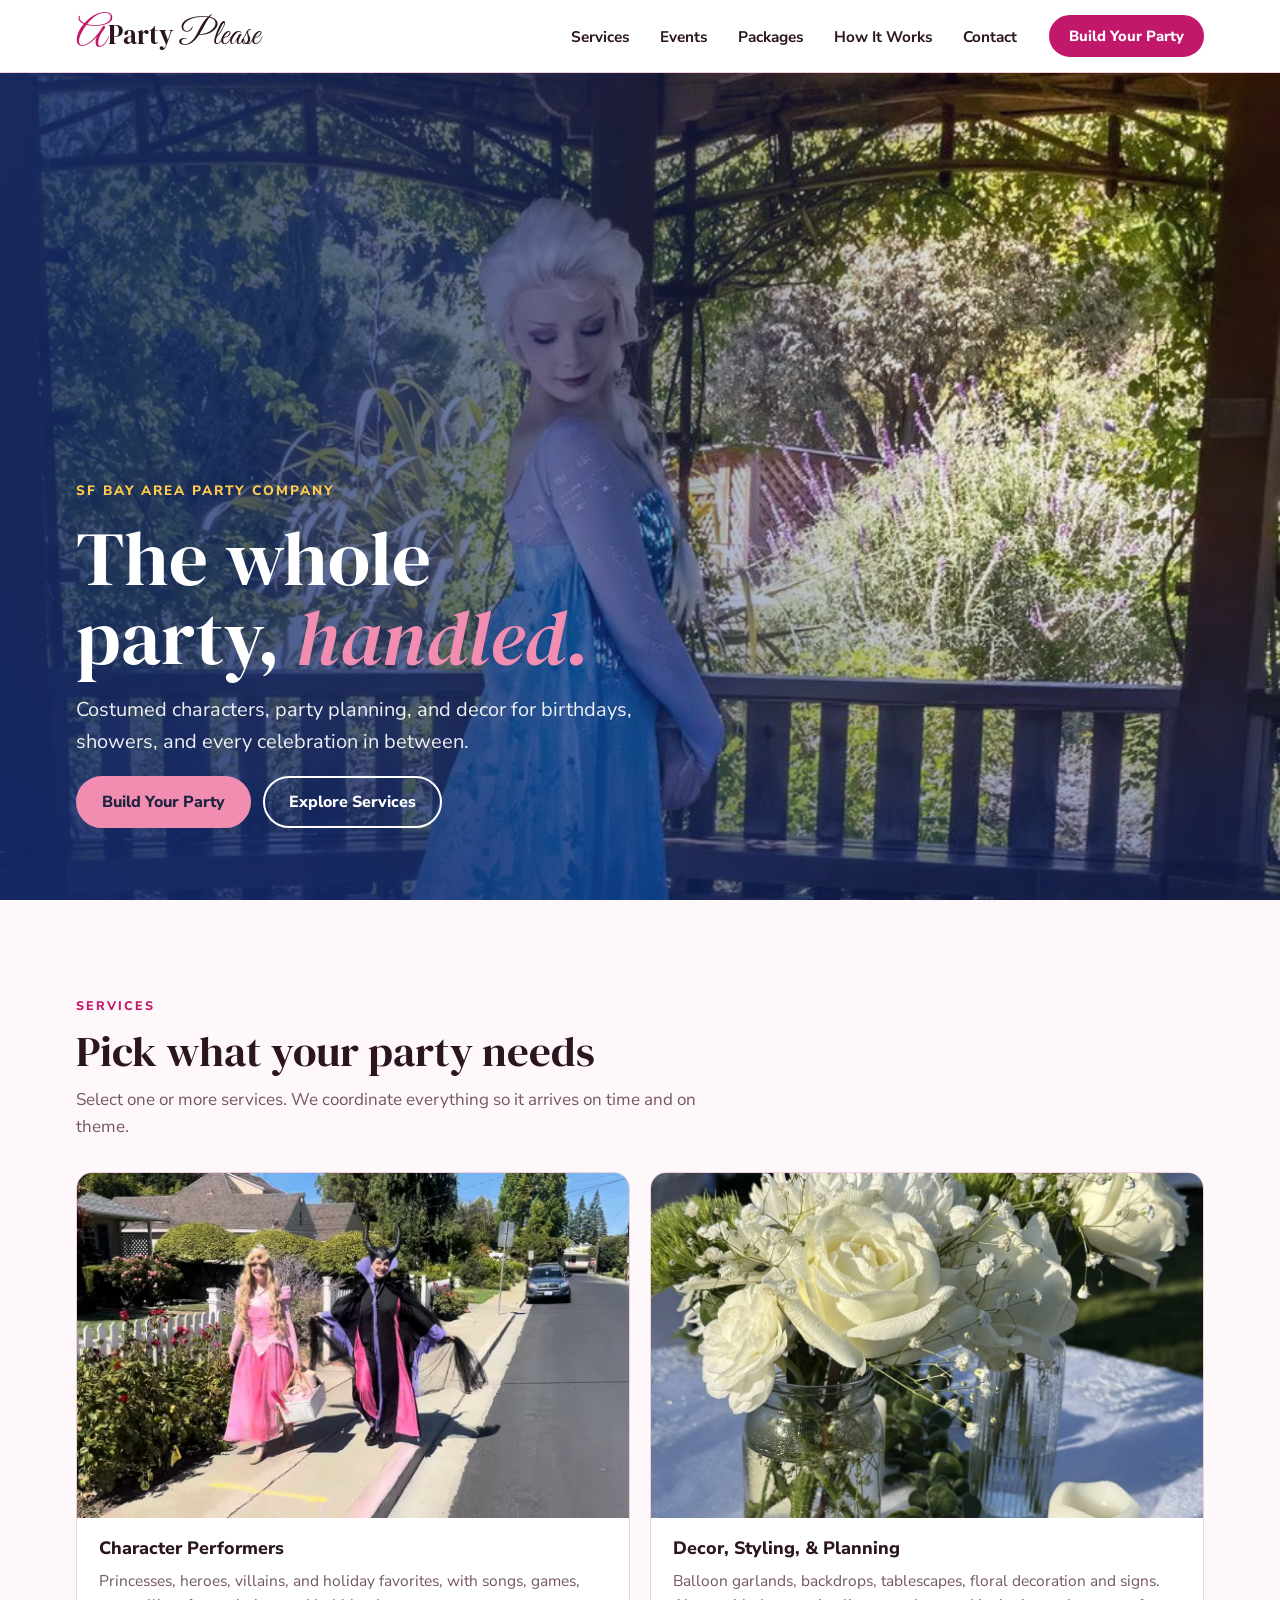
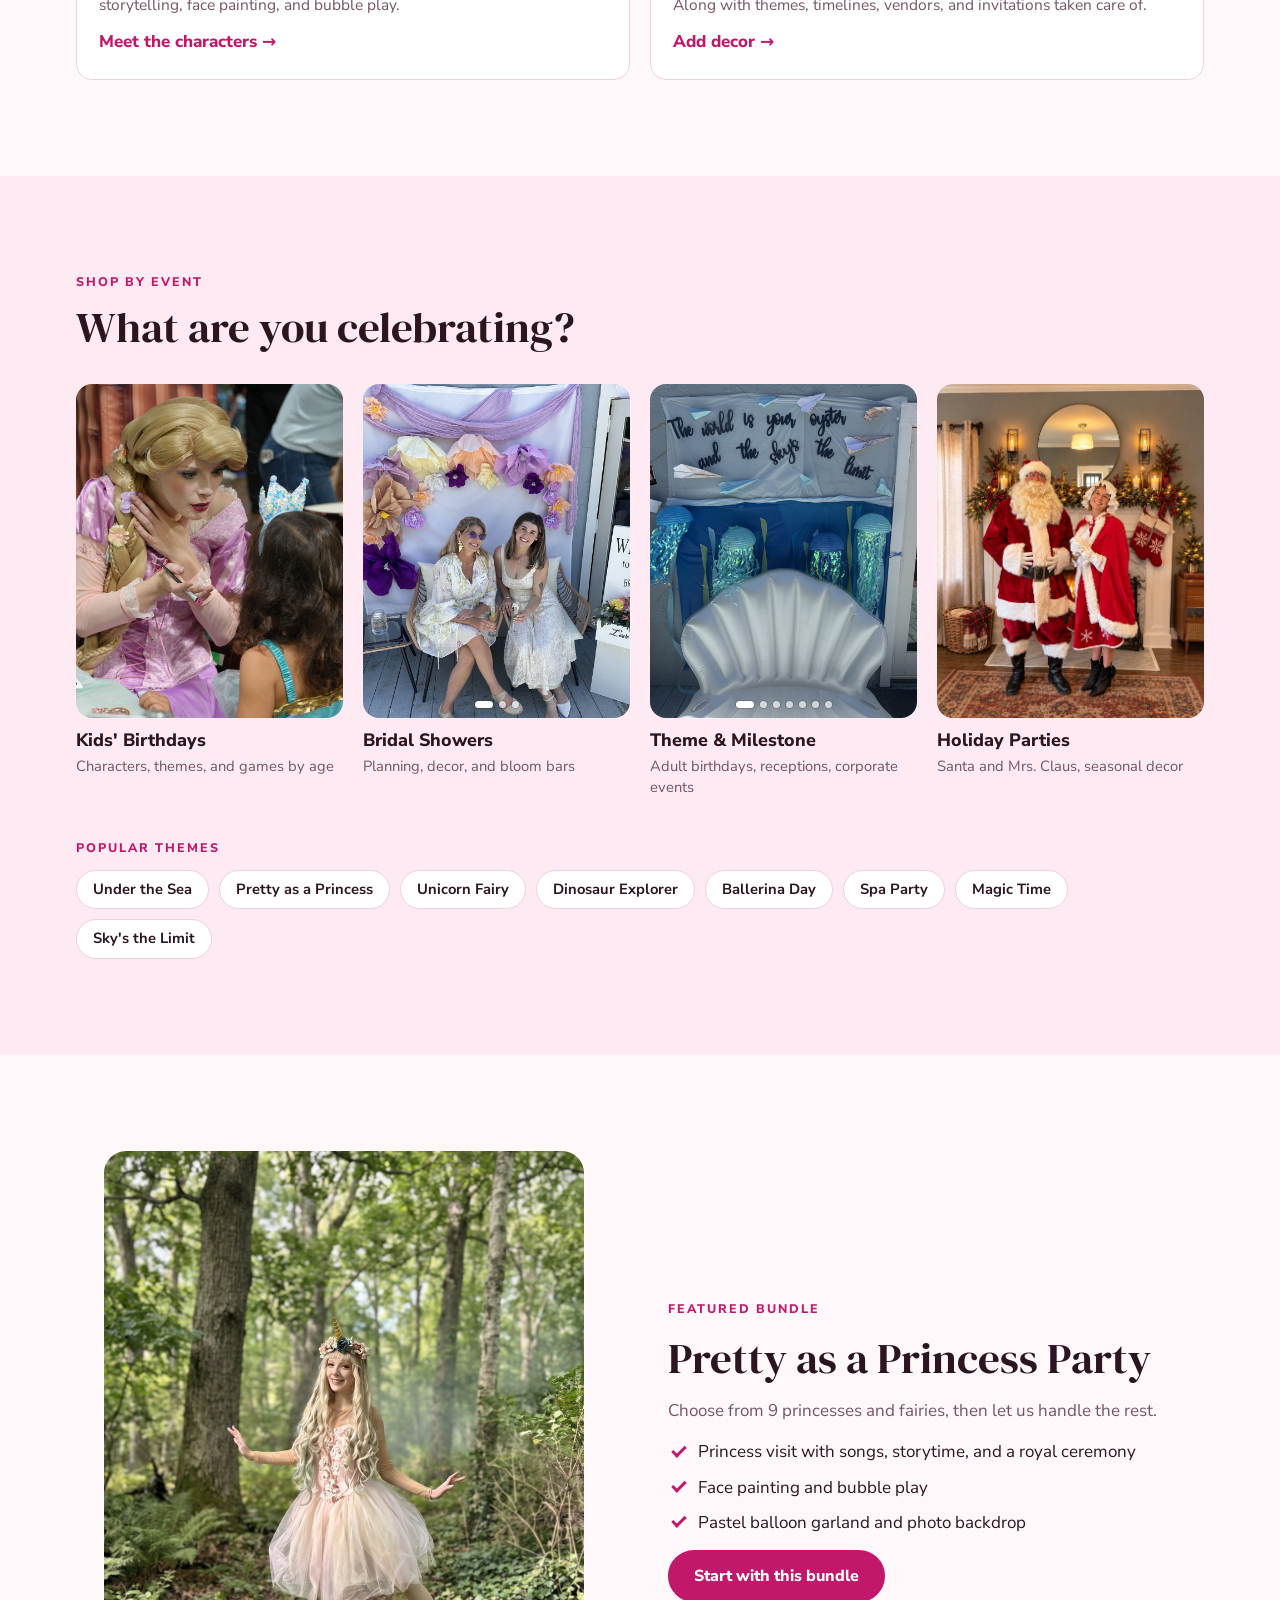
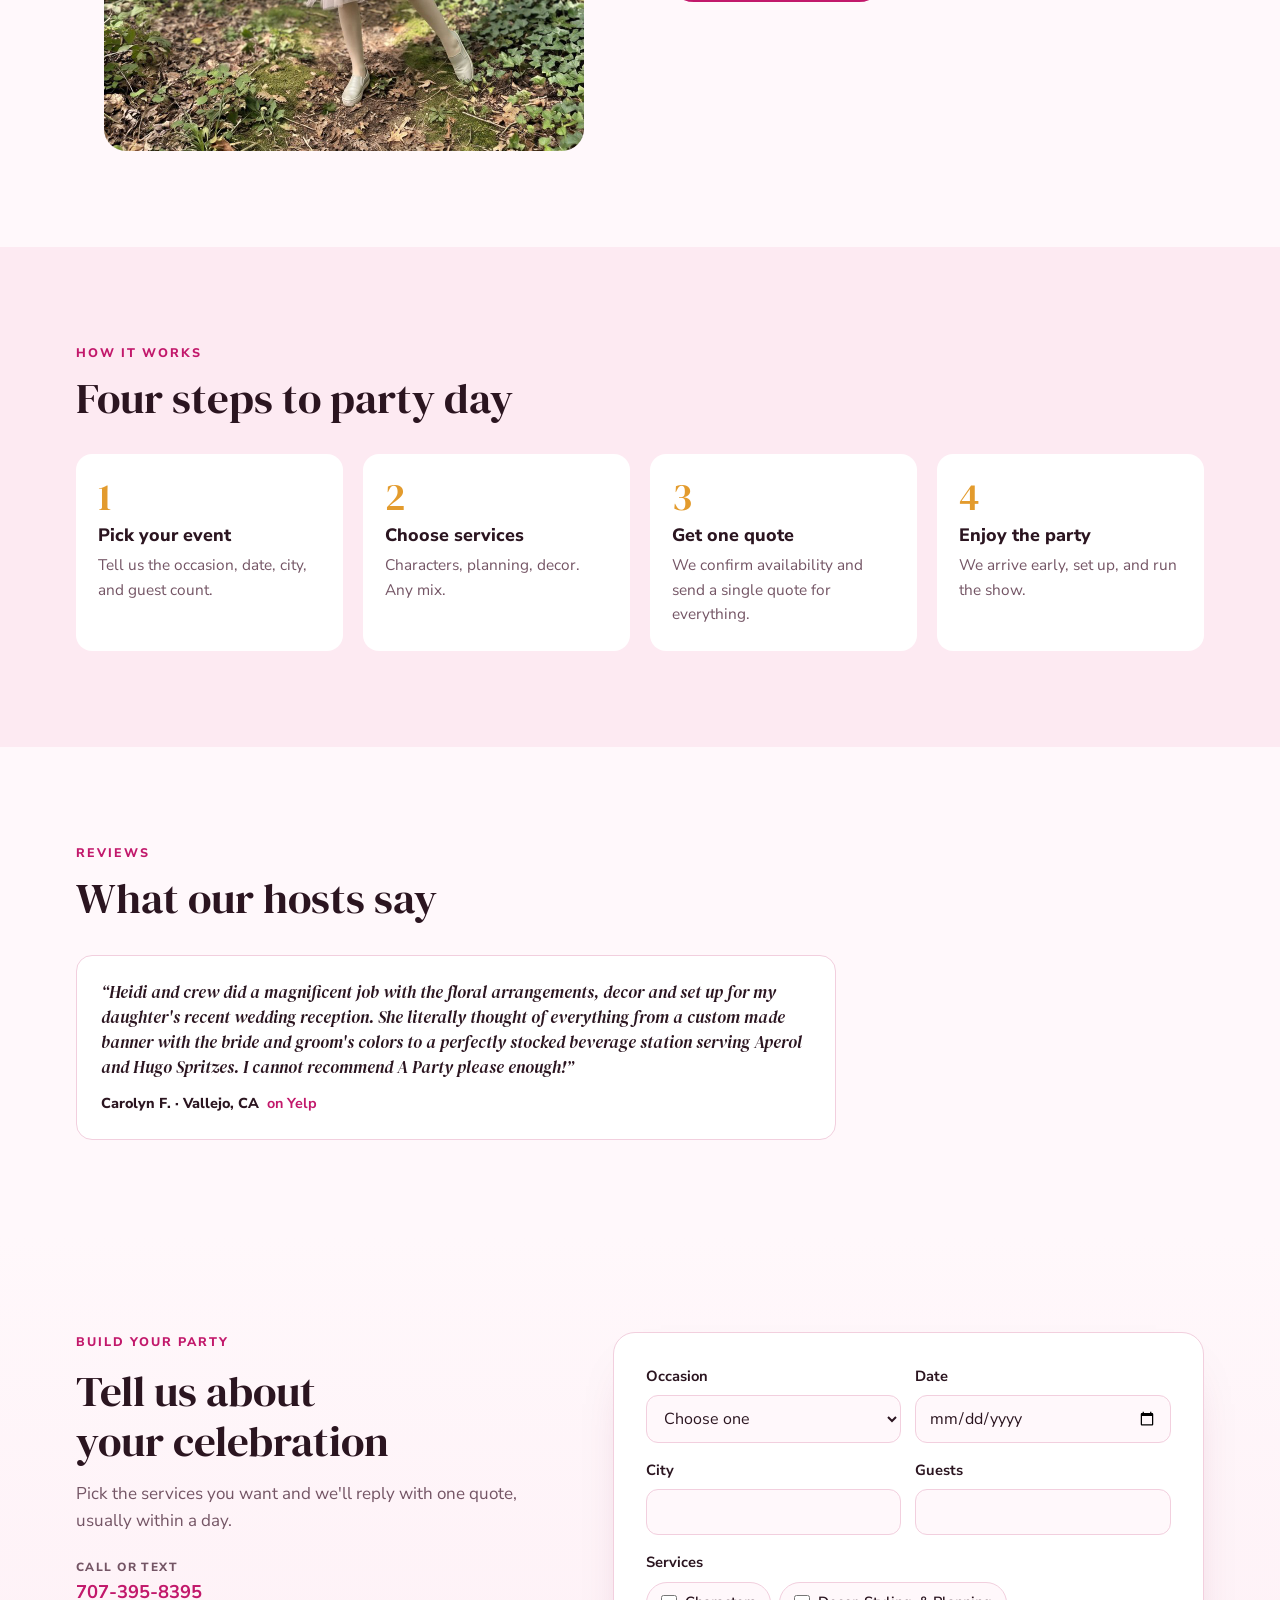
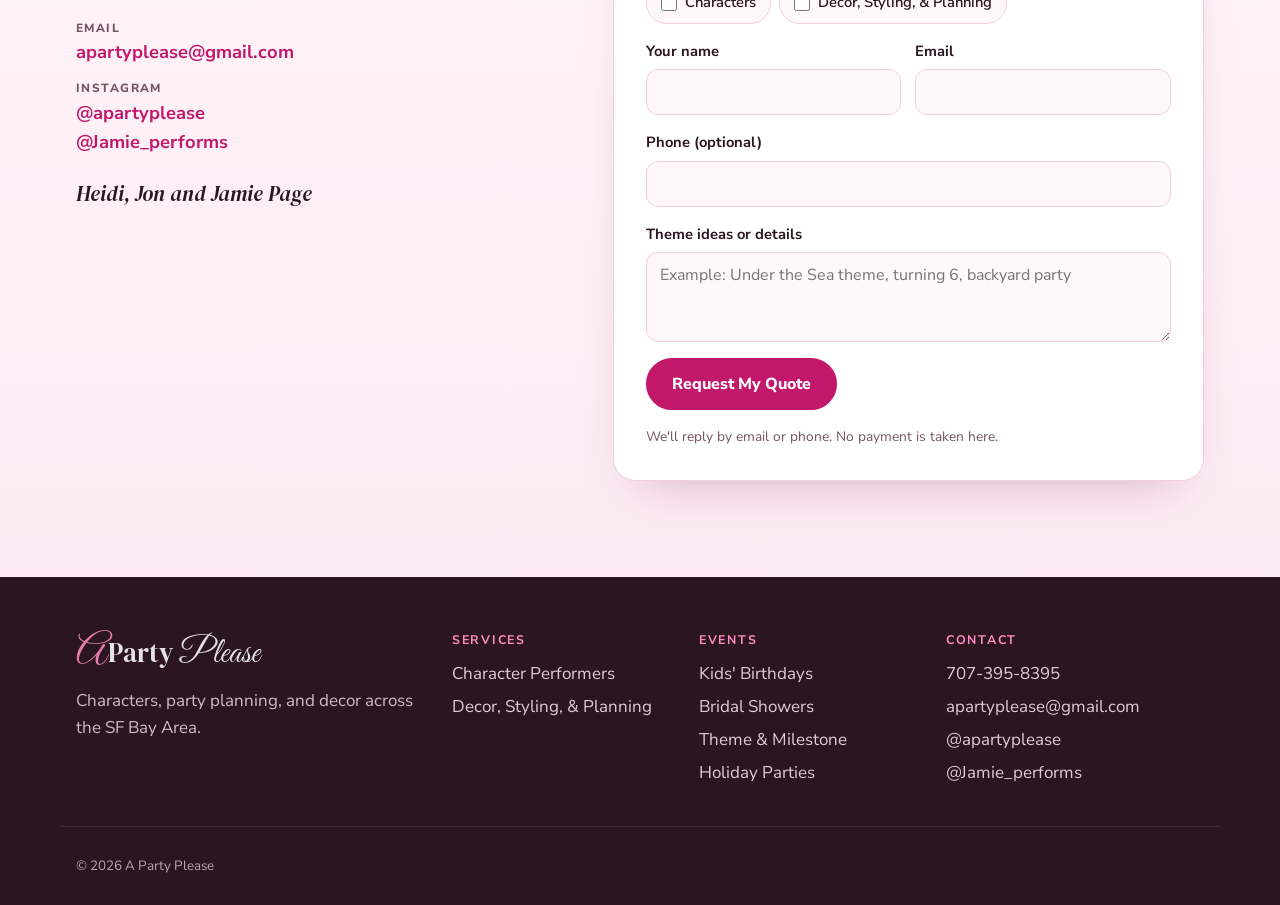
<file: index.html>
<!doctype html>
<html lang="en">
<head>
  <meta charset="utf-8">
  <meta name="viewport" content="width=device-width, initial-scale=1, viewport-fit=cover">
  <title>A Party Please | Bay Area Party Characters, Planning &amp; Decor</title>
  <meta name="description" content="A Party Please plans and entertains Bay Area celebrations: costumed characters, party planning, and decor, booked with one quote.">
  <link rel="preconnect" href="https://fonts.googleapis.com">
  <link rel="preconnect" href="https://fonts.gstatic.com" crossorigin>
  <link rel="stylesheet" href="https://fonts.googleapis.com/css2?family=DM+Serif+Display:ital@0;1&family=Great+Vibes&family=Nunito+Sans:opsz,wght@6..12,400;6..12,600;6..12,800&display=swap">
  <link rel="stylesheet" href="css/styles.css">
</head>
<body>
  <a class="skip" href="#main">Skip to content</a>

  <header class="site-header">
    <div class="wrap header-row">
      <a class="logo" href="./" aria-label="A Party Please home">
        <span class="logo-a">A</span><span class="logo-party">Party</span><span class="logo-please">Please</span>
      </a>

      <nav class="main-nav" id="main-nav" aria-label="Main">
        <ul>
          <li><a href="#services">Services</a></li>
          <li><a href="#events">Events</a></li>
          <li><a href="#bundle">Packages</a></li>
          <li><a href="#how">How It Works</a></li>
          <li><a href="#contact">Contact</a></li>
        </ul>
      </nav>

      <a class="btn btn-small header-cta" href="#build">Build Your Party</a>

      <button class="cake-toggle" id="cake-toggle" aria-label="Open menu" aria-expanded="false" aria-controls="main-nav">
        <svg viewBox="0 0 40 40" width="40" height="40" aria-hidden="true">
          <g class="flames">
            <path class="flame" d="M12 5c1.7 2.1 1.7 3.6 0 4.6-1.7-1-1.7-2.5 0-4.6z"/>
            <path class="flame" d="M20 3c1.7 2.1 1.7 3.6 0 4.6-1.7-1-1.7-2.5 0-4.6z"/>
            <path class="flame" d="M28 5c1.7 2.1 1.7 3.6 0 4.6-1.7-1-1.7-2.5 0-4.6z"/>
          </g>
          <rect class="candle" x="11" y="10.5" width="2" height="7" rx="1"/>
          <rect class="candle" x="19" y="8.5" width="2" height="9" rx="1"/>
          <rect class="candle" x="27" y="10.5" width="2" height="7" rx="1"/>
          <rect class="tier" x="7" y="17.5" width="26" height="7" rx="2"/>
          <path class="frosting" d="M7 20.5c2.2 2 4.3 2 6.5 0s4.3-2 6.5 0 4.3 2 6.5 0 4.3-2 6.5 0" fill="none"/>
          <rect class="tier" x="4" y="26" width="32" height="9" rx="2"/>
        </svg>
      </button>
    </div>
  </header>

  <main id="main">
    <!-- HERO: full-bleed Frost Queen photo with a navy gradient overlay (matches the live site's treatment) -->
    <section class="hero">
      <img class="hero-bg" src="images/hero/ice-queen-bg.jpg" alt="A performer dressed as the Frost Queen in a sparkling blue gown, standing in a garden gazebo" width="1168" height="1636" fetchpriority="high" decoding="async">
      <div class="wrap">
        <div class="hero-card">
          <p class="eyebrow">SF Bay Area party company</p>
          <h1>The whole party, <em>handled.</em></h1>
          <p class="lead">Costumed characters, party planning, and decor for birthdays, showers, and every celebration in between.</p>
          <div class="btn-row">
            <a class="btn" href="#build">Build Your Party</a>
            <a class="btn btn-ghost" href="#services">Explore Services</a>
          </div>
        </div>
      </div>
    </section>

    <!-- SERVICES -->
    <section class="section" id="services">
      <div class="wrap">
        <header class="section-head">
          <p class="eyebrow">Services</p>
          <h2>Pick what your party needs</h2>
          <p>Select one or more services. We coordinate everything so it arrives on time and on theme.</p>
        </header>
        <div class="service-grid">
          <article class="service">
            <img class="service-img" src="images/services/characters.jpg" alt="The Dreaming Princess and Wicked Fairy Queen arriving at a party" width="1120" height="700" loading="lazy" decoding="async">
            <div class="service-body">
              <h3>Character Performers</h3>
              <p>Princesses, heroes, villains, and holiday favorites, with songs, games, storytelling, face painting, and bubble play.</p>
              <a href="characters.html" class="text-link">Meet the characters →</a>
            </div>
          </article>
          <article class="service">
            <img class="service-img" src="images/services/decor.jpg" alt="White rose and baby's breath centerpieces on a reception table" width="1120" height="700" loading="lazy" decoding="async">
            <div class="service-body">
              <h3>Decor, Styling, &amp; Planning</h3>
              <p>Balloon garlands, backdrops, tablescapes, floral decoration and signs. Along with themes, timelines, vendors, and invitations taken care of.</p>
              <a href="#build" class="text-link" data-service="decor">Add decor →</a>
            </div>
          </article>
        </div>
      </div>
    </section>

    <!-- EVENTS -->
    <section class="section tint" id="events">
      <div class="wrap">
        <header class="section-head">
          <p class="eyebrow">Shop by event</p>
          <h2>What are you celebrating?</h2>
        </header>
        <div class="event-grid">
          <a class="event" href="#build" data-event="kids">
            <img class="event-img" src="images/events/kids-birthday.jpg" alt="A princess character doing face painting for a young girl in a tiara" width="960" height="1200" loading="lazy" decoding="async">
            <h3>Kids' Birthdays</h3>
            <p>Characters, themes, and games by age</p>
          </a>
          <a class="event" href="#build" data-event="bridal">
            <div class="event-img mini-carousel" data-interval="3500">
              <img class="is-active" src="images/events/bridal-shower.jpg" alt="Two guests seated in front of a paper-flower backdrop at a bridal shower" width="960" height="1200" loading="lazy" decoding="async">
              <img src="images/events/bridal-shower-2.jpg" alt="A guest beside a Welcome to Kristen's Bridal Shower sign" width="960" height="1200" loading="lazy" decoding="async">
              <img src="images/events/bridal-shower-3.jpg" alt="Glass bottle centerpieces with fairy lights and dried flowers" width="960" height="1200" loading="lazy" decoding="async">
              <span class="mini-dots" aria-hidden="true"></span>
            </div>
            <h3>Bridal Showers</h3>
            <p>Planning, decor, and bloom bars</p>
          </a>
          <a class="event" href="#build" data-event="theme">
            <div class="event-img mini-carousel" data-interval="3500">
              <img class="is-active" src="images/events/theme-party.jpg" alt="Under-the-sea graduation backdrop with jellyfish lanterns and a giant seashell chair" width="960" height="1200" loading="lazy" decoding="async">
              <img src="images/events/theme-party-2.jpg" alt="Guests posing in the giant seashell chair at a graduation party" width="960" height="1200" loading="lazy" decoding="async">
              <img src="images/events/theme-party-3.jpg" alt="Dessert table with blue-and-white cupcakes and a snack mix bar" width="960" height="1200" loading="lazy" decoding="async">
              <img src="images/events/theme-party-4.jpg" alt="Cupcakes topped with blue and white frosting clusters on cake stands" width="960" height="1200" loading="lazy" decoding="async">
              <img src="images/events/theme-party-5.jpg" alt="Blue jello cups with gummy candy and rainbow straws" width="960" height="1200" loading="lazy" decoding="async">
              <img src="images/events/theme-party-6.jpg" alt="A platter of powdered-sugar cream puffs" width="960" height="1200" loading="lazy" decoding="async">
              <img src="images/events/theme-party-7.jpg" alt="Party favor bags tagged with a graduation message" width="960" height="1200" loading="lazy" decoding="async">
              <span class="mini-dots" aria-hidden="true"></span>
            </div>
            <h3>Theme &amp; Milestone</h3>
            <p>Adult birthdays, receptions, corporate events</p>
          </a>
          <a class="event" href="#build" data-event="holiday">
            <img class="event-img" src="images/events/holiday.jpg" alt="Santa Claus and Mrs. Claus by a decorated fireplace" width="1086" height="1357" loading="lazy" decoding="async">
            <h3>Holiday Parties</h3>
            <p>Santa and Mrs. Claus, seasonal decor</p>
          </a>
        </div>

        <div class="themes">
          <p class="eyebrow">Popular themes</p>
          <ul class="chip-list">
            <li>Under the Sea</li>
            <li>Pretty as a Princess</li>
            <li>Unicorn Fairy</li>
            <li>Dinosaur Explorer</li>
            <li>Ballerina Day</li>
            <li>Spa Party</li>
            <li>Magic Time</li>
            <li>Sky's the Limit</li>
          </ul>
        </div>
      </div>
    </section>

    <!-- FEATURED BUNDLE -->
    <section class="section" id="bundle">
      <div class="wrap bundle">
        <img class="bundle-photo" src="images/bundles/princess-bundle.jpg" alt="A fairy princess in a pink tulle dress and flower crown kneeling beside a rose bush" width="960" height="1200" loading="lazy" decoding="async">
        <div class="bundle-body">
          <p class="eyebrow">Featured bundle</p>
          <h2>Pretty as a Princess Party</h2>
          <p>Choose from 9 princesses and fairies, then let us handle the rest.</p>
          <ul class="checks">
            <li>Princess visit with songs, storytime, and a royal ceremony</li>
            <li>Face painting and bubble play</li>
            <li>Pastel balloon garland and photo backdrop</li>
          </ul>
          <a class="btn" href="#build" data-bundle="princess">Start with this bundle</a>
        </div>
      </div>
    </section>

    <!-- HOW IT WORKS -->
    <section class="section tint" id="how">
      <div class="wrap">
        <header class="section-head">
          <p class="eyebrow">How it works</p>
          <h2>Four steps to party day</h2>
        </header>
        <ol class="steps">
          <li><h3>Pick your event</h3><p>Tell us the occasion, date, city, and guest count.</p></li>
          <li><h3>Choose services</h3><p>Characters, planning, decor. Any mix.</p></li>
          <li><h3>Get one quote</h3><p>We confirm availability and send a single quote for everything.</p></li>
          <li><h3>Enjoy the party</h3><p>We arrive early, set up, and run the show.</p></li>
        </ol>
      </div>
    </section>

    <!-- REVIEWS: add more real reviews as <figure class="review review-real"> cards -->
    <section class="section" id="reviews">
      <div class="wrap">
        <header class="section-head">
          <p class="eyebrow">Reviews</p>
          <h2>What our hosts say</h2>
        </header>
        <div class="review-grid">
          <figure class="review review-real">
            <blockquote>&ldquo;Heidi and crew did a magnificent job with the floral arrangements, decor and set up for my daughter's recent wedding reception. She literally thought of everything from a custom made banner with the bride and groom's colors to a perfectly stocked beverage station serving Aperol and Hugo Spritzes. I cannot recommend A Party please enough!&rdquo;</blockquote>
            <figcaption>Carolyn F. · Vallejo, CA <a class="review-src" href="https://www.yelp.com/biz/a-party-please-benicia#reviews" rel="noopener" target="_blank">on Yelp</a></figcaption>
          </figure>
        </div>
      </div>
    </section>

    <!-- BUILD YOUR PARTY -->
    <section class="section build" id="build">
      <div class="wrap build-grid">
        <div class="build-intro">
          <p class="eyebrow">Build your party</p>
          <h2>Tell us about your celebration</h2>
          <p>Pick the services you want and we'll reply with one quote, usually within a day.</p>
          <dl class="contact-list" id="contact">
            <div><dt>Call or text</dt><dd><a href="tel:+17073958395">707-395-8395</a></dd></div>
            <div><dt>Email</dt><dd><a href="mailto:apartyplease@gmail.com">apartyplease@gmail.com</a></dd></div>
            <div><dt>Instagram</dt><dd><a href="https://www.instagram.com/apartyplease/" rel="noopener">@apartyplease</a></dd><dd><a href="https://www.instagram.com/jamie_performs/" rel="noopener">@Jamie_performs</a></dd></div>
          </dl>
          <p class="family">Heidi, Jon and Jamie Page</p>
        </div>

        <!-- Static-site form: Web3Forms forwards submissions to apartyplease@gmail.com. -->
        <form class="quote-form" id="quote-form" action="https://api.web3forms.com/submit" method="POST">
          <input type="hidden" name="access_key" value="38748c96-d784-4f23-82ee-15c66ca13c09">
          <input type="hidden" name="subject" value="New party request from apartyplease.com">
          <input type="hidden" name="from_name" value="A Party Please website">
          <input type="checkbox" name="botcheck" class="hp" tabindex="-1" autocomplete="off" aria-hidden="true">

          <div class="field-row">
            <label for="f-event">Occasion
              <select id="f-event" name="Occasion" required>
                <option value="">Choose one</option>
                <option value="kids">Kids' birthday</option>
                <option value="bridal">Bridal shower</option>
                <option value="theme">Theme or milestone party</option>
                <option value="holiday">Holiday party</option>
                <option value="other">Something else</option>
              </select>
            </label>
            <label for="f-date">Date<input id="f-date" name="Date" type="date" required></label>
          </div>
          <div class="field-row">
            <label for="f-city">City<input id="f-city" name="City" autocomplete="address-level2" required></label>
            <label for="f-guests">Guests<input id="f-guests" name="Guests" type="number" min="1" inputmode="numeric"></label>
          </div>

          <fieldset>
            <legend>Services</legend>
            <div class="checks-grid">
              <label class="check"><input type="checkbox" name="Services" value="Characters" id="s-characters"> Characters</label>
              <label class="check"><input type="checkbox" name="Services" value="Decor, Styling &amp; Planning" id="s-decor"> Decor, Styling, &amp; Planning</label>
            </div>
          </fieldset>

          <label for="f-character" class="conditional" id="row-character" hidden>Character
            <select id="f-character" name="Character">
              <option>Not sure yet</option>
              <option>Dreaming Princess</option><option>Frost Queen</option><option>Mermaid</option><option>The Tower Princess</option>
              <option>Spider Hero</option><option>Spider Dancer</option><option>Wicked Fairy Queen</option>
              <option>Fashion Doll</option><option>Dinosaur Explorer</option><option>Young Wizard</option><option>Unicorn Princess</option>
              <option>Santa &amp; Mrs. Claus</option><option>Santa Claus</option><option>Mrs. Claus</option>
            </select>
          </label>

          <div class="field-row">
            <label for="f-name">Your name<input id="f-name" name="Name" autocomplete="name" required></label>
            <label for="f-email">Email<input id="f-email" name="email" type="email" autocomplete="email" required></label>
          </div>
          <label for="f-phone">Phone (optional)<input id="f-phone" name="Phone" type="tel" autocomplete="tel"></label>
          <label for="f-notes">Theme ideas or details<textarea id="f-notes" name="Notes" rows="3" placeholder="Example: Under the Sea theme, turning 6, backyard party"></textarea></label>

          <button class="btn" type="submit">Request My Quote</button>
          <p class="form-note" id="form-status" role="status">We'll reply by email or phone. No payment is taken here.</p>
        </form>
      </div>
    </section>
  </main>

  <footer class="site-footer">
    <div class="wrap footer-grid">
      <div>
        <a class="logo logo-light" href="./"><span class="logo-a">A</span><span class="logo-party">Party</span><span class="logo-please">Please</span></a>
        <p>Characters, party planning, and decor across the SF Bay Area.</p>
      </div>
      <div>
        <h4>Services</h4>
        <ul><li><a href="characters.html">Character Performers</a></li><li><a href="#services">Decor, Styling, &amp; Planning</a></li></ul>
      </div>
      <div>
        <h4>Events</h4>
        <ul><li><a href="#events">Kids' Birthdays</a></li><li><a href="#events">Bridal Showers</a></li><li><a href="#events">Theme &amp; Milestone</a></li><li><a href="#events">Holiday Parties</a></li></ul>
      </div>
      <div>
        <h4>Contact</h4>
        <ul><li><a href="tel:+17073958395">707-395-8395</a></li><li><a href="mailto:apartyplease@gmail.com">apartyplease@gmail.com</a></li><li><a href="https://www.instagram.com/apartyplease/" rel="noopener">@apartyplease</a></li><li><a href="https://www.instagram.com/jamie_performs/" rel="noopener">@Jamie_performs</a></li></ul>
      </div>
    </div>
    <div class="wrap fine-print">© <span id="year">2026</span> A Party Please</div>
  </footer>

  <script src="js/main.js"></script>
</body>
</html>
</file>
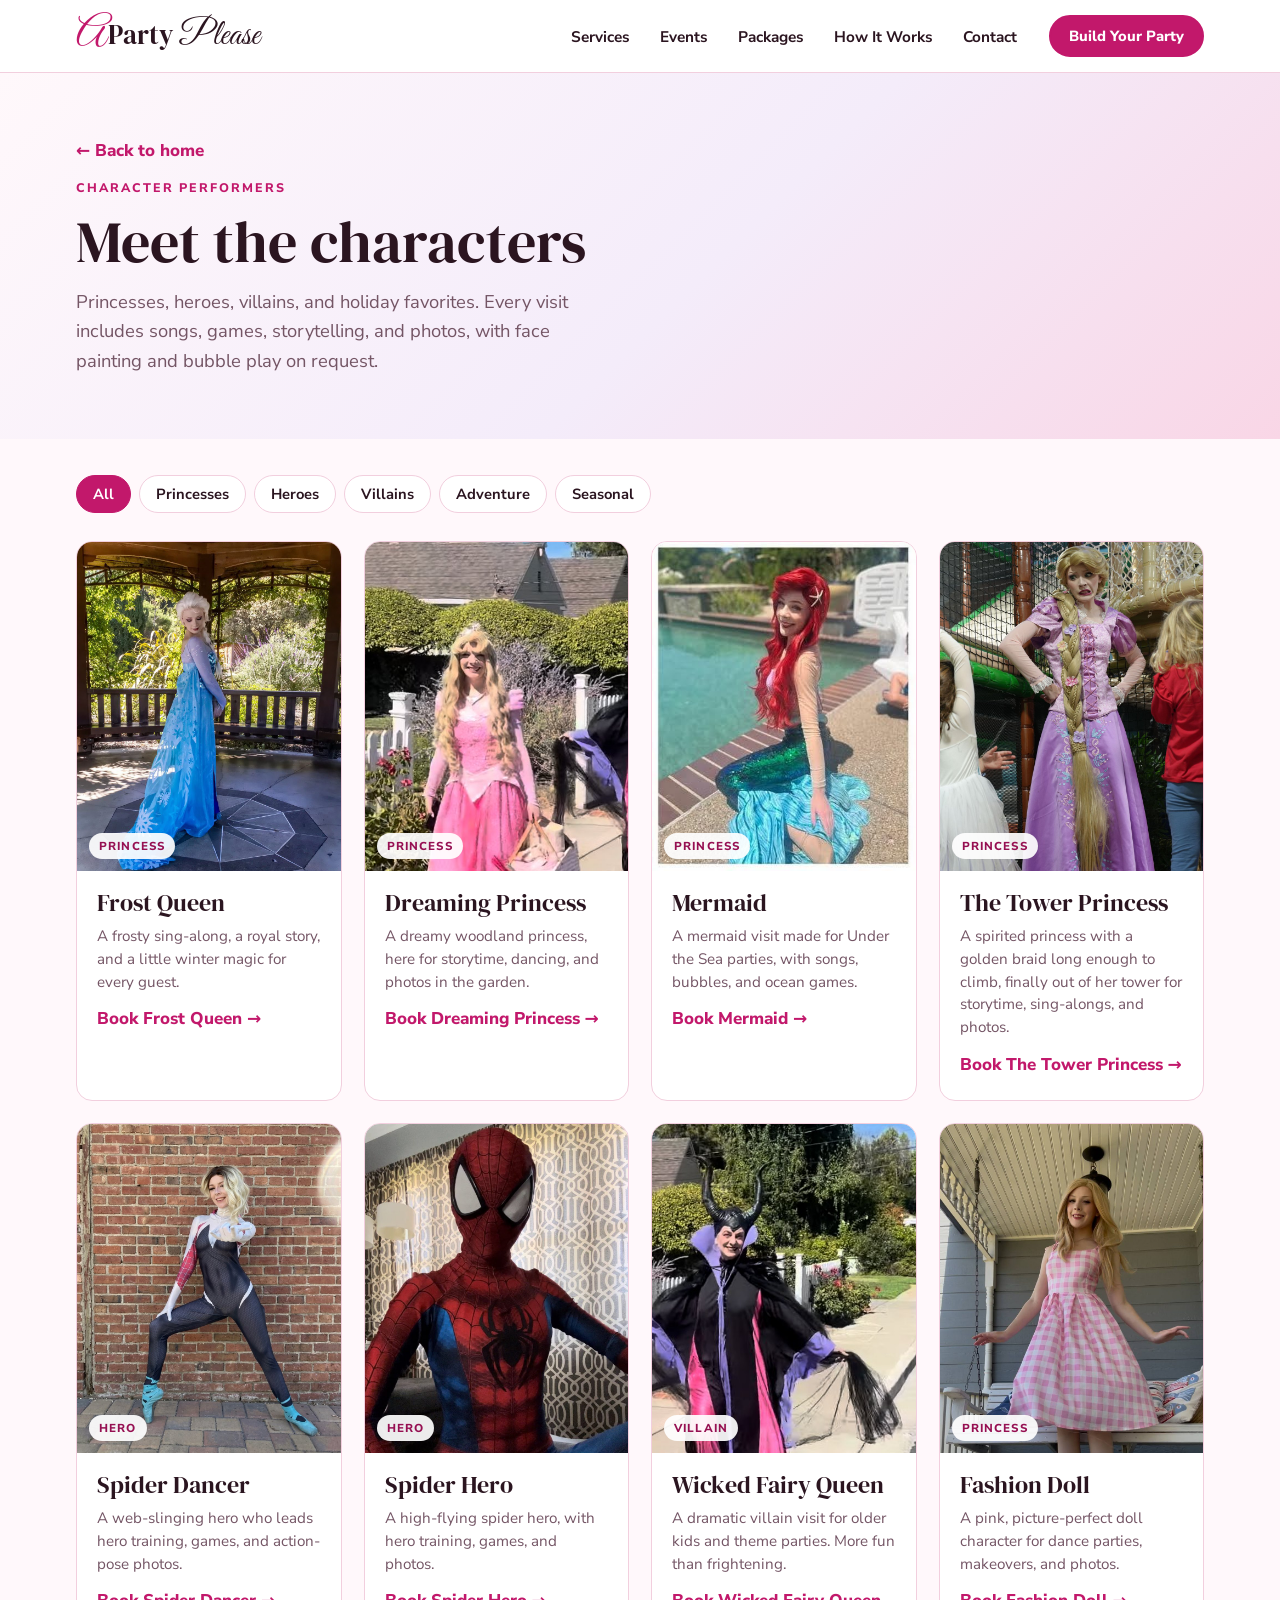
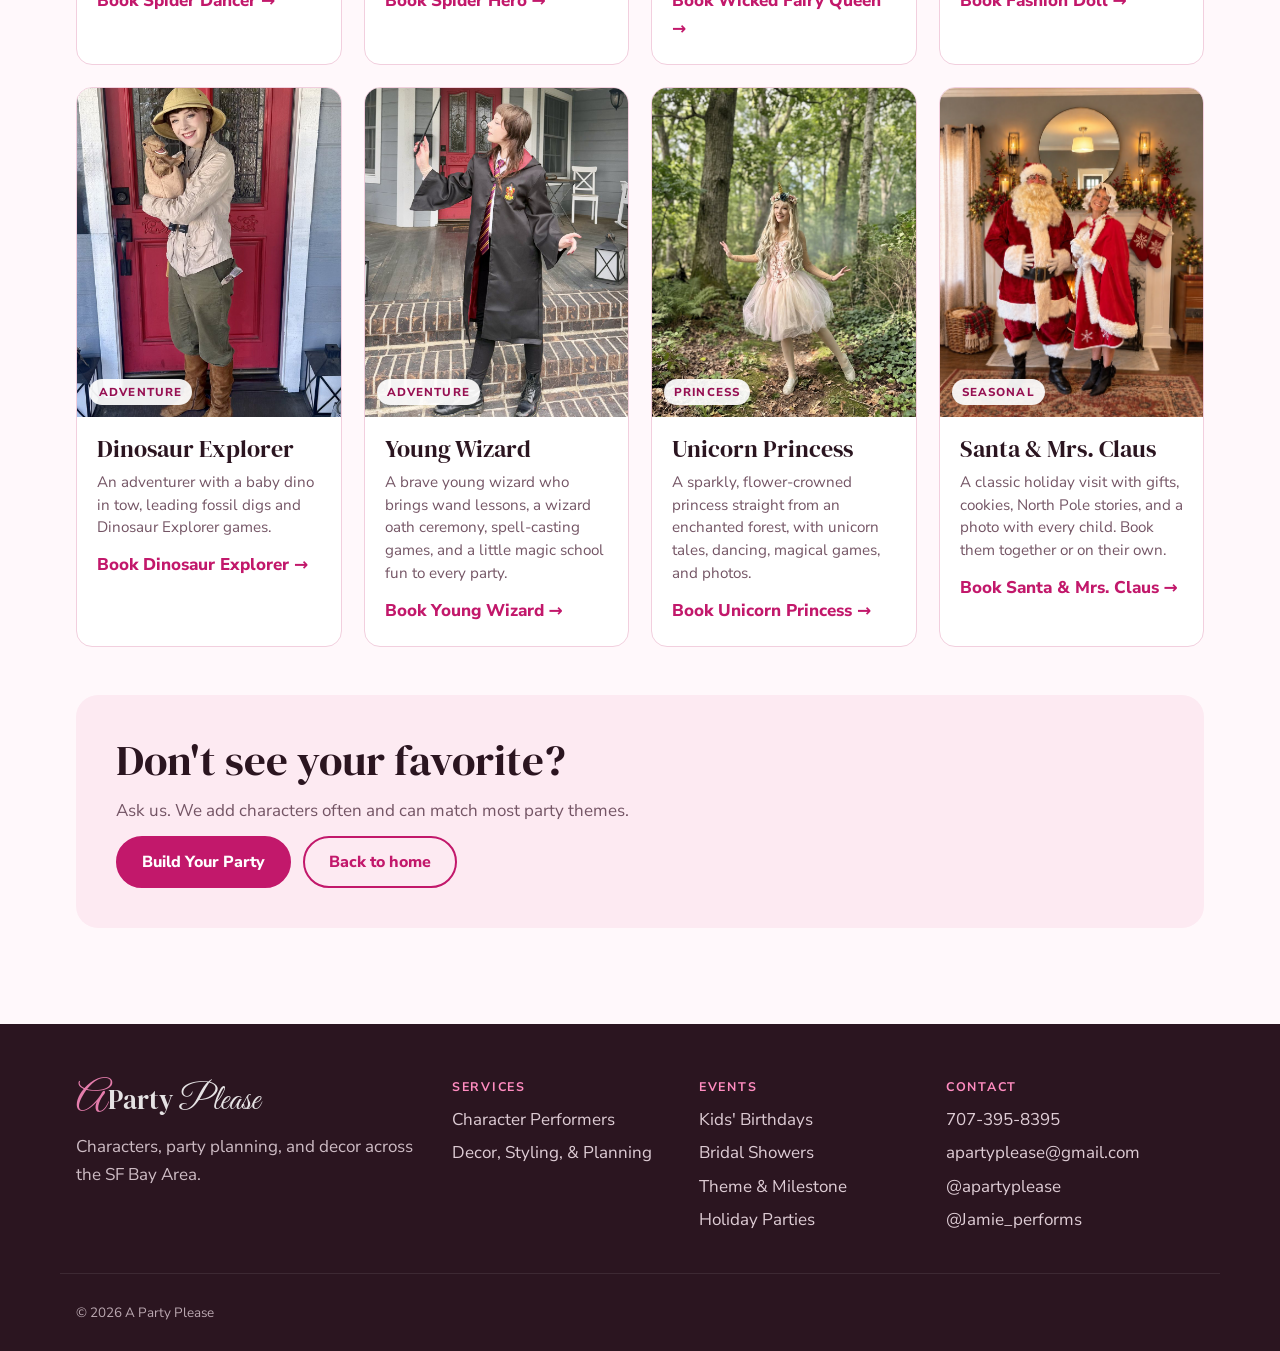
<file: characters.html>
<!doctype html>
<html lang="en">
<head>
  <meta charset="utf-8">
  <meta name="viewport" content="width=device-width, initial-scale=1, viewport-fit=cover">
  <title>Characters | A Party Please</title>
  <meta name="description" content="Meet the A Party Please characters: princesses, heroes, villains, and holiday favorites for Bay Area birthday parties and events.">
  <link rel="preconnect" href="https://fonts.googleapis.com">
  <link rel="preconnect" href="https://fonts.gstatic.com" crossorigin>
  <link rel="stylesheet" href="https://fonts.googleapis.com/css2?family=DM+Serif+Display:ital@0;1&family=Great+Vibes&family=Nunito+Sans:opsz,wght@6..12,400;6..12,600;6..12,800&display=swap">
  <link rel="stylesheet" href="css/styles.css">
</head>
<body>
  <a class="skip" href="#main">Skip to content</a>

  <header class="site-header">
    <div class="wrap header-row">
      <a class="logo" href="index.html" aria-label="A Party Please home">
        <span class="logo-a">A</span><span class="logo-party">Party</span><span class="logo-please">Please</span>
      </a>

      <nav class="main-nav" id="main-nav" aria-label="Main">
        <ul>
          <li><a href="index.html#services">Services</a></li>
          <li><a href="index.html#events">Events</a></li>
          <li><a href="index.html#bundle">Packages</a></li>
          <li><a href="index.html#how">How It Works</a></li>
          <li><a href="index.html#contact">Contact</a></li>
        </ul>
      </nav>

      <a class="btn btn-small header-cta" href="index.html#build">Build Your Party</a>

      <button class="cake-toggle" id="cake-toggle" aria-label="Open menu" aria-expanded="false" aria-controls="main-nav">
        <svg viewBox="0 0 40 40" width="40" height="40" aria-hidden="true">
          <g class="flames">
            <path class="flame" d="M12 5c1.7 2.1 1.7 3.6 0 4.6-1.7-1-1.7-2.5 0-4.6z"/>
            <path class="flame" d="M20 3c1.7 2.1 1.7 3.6 0 4.6-1.7-1-1.7-2.5 0-4.6z"/>
            <path class="flame" d="M28 5c1.7 2.1 1.7 3.6 0 4.6-1.7-1-1.7-2.5 0-4.6z"/>
          </g>
          <rect class="candle" x="11" y="10.5" width="2" height="7" rx="1"/>
          <rect class="candle" x="19" y="8.5" width="2" height="9" rx="1"/>
          <rect class="candle" x="27" y="10.5" width="2" height="7" rx="1"/>
          <rect class="tier" x="7" y="17.5" width="26" height="7" rx="2"/>
          <path class="frosting" d="M7 20.5c2.2 2 4.3 2 6.5 0s4.3-2 6.5 0 4.3 2 6.5 0 4.3-2 6.5 0" fill="none"/>
          <rect class="tier" x="4" y="26" width="32" height="9" rx="2"/>
        </svg>
      </button>
    </div>
  </header>

  <main id="main">
    <section class="page-hero">
      <div class="wrap">
        <p class="crumbs"><a href="index.html">← Back to home</a></p>
        <p class="eyebrow">Character performers</p>
        <h1>Meet the characters</h1>
        <p class="lead">Princesses, heroes, villains, and holiday favorites. Every visit includes songs, games, storytelling, and photos, with face painting and bubble play on request.</p>
      </div>
    </section>

    <section class="section char-section">
      <div class="wrap">
        <div class="filter-row" role="group" aria-label="Filter characters">
          <button class="chip-btn" type="button" data-filter="all" aria-pressed="true">All</button>
          <button class="chip-btn" type="button" data-filter="princess" aria-pressed="false">Princesses</button>
          <button class="chip-btn" type="button" data-filter="hero" aria-pressed="false">Heroes</button>
          <button class="chip-btn" type="button" data-filter="villain" aria-pressed="false">Villains</button>
          <button class="chip-btn" type="button" data-filter="adventure" aria-pressed="false">Adventure</button>
          <button class="chip-btn" type="button" data-filter="seasonal" aria-pressed="false">Seasonal</button>
        </div>
        <ul class="char-grid" id="char-grid">
          <li class="char-card" data-cat="princess">
            <div class="char-photo"><img src="images/characters/ice-queen.jpg" alt="Frost Queen character" loading="lazy" decoding="async"><span class="char-tag">Princess</span></div>
            <div class="char-body">
              <h2>Frost Queen</h2>
              <p>A frosty sing-along, a royal story, and a little winter magic for every guest.</p>
              <a class="text-link" href="index.html?character=Frost+Queen#build">Book Frost Queen →</a>
            </div>
          </li>
          <li class="char-card" data-cat="princess">
            <div class="char-photo"><img src="images/characters/aurora.jpg" alt="Dreaming Princess character" loading="lazy" decoding="async"><span class="char-tag">Princess</span></div>
            <div class="char-body">
              <h2>Dreaming Princess</h2>
              <p>A dreamy woodland princess, here for storytime, dancing, and photos in the garden.</p>
              <a class="text-link" href="index.html?character=Dreaming+Princess#build">Book Dreaming Princess →</a>
            </div>
          </li>
          <li class="char-card" data-cat="princess">
            <div class="char-photo"><img src="images/characters/mermaid.jpg" alt="Mermaid character" loading="lazy" decoding="async"><span class="char-tag">Princess</span></div>
            <div class="char-body">
              <h2>Mermaid</h2>
              <p>A mermaid visit made for Under the Sea parties, with songs, bubbles, and ocean games.</p>
              <a class="text-link" href="index.html?character=Mermaid#build">Book Mermaid →</a>
            </div>
          </li>
          <li class="char-card" data-cat="princess">
            <div class="char-photo"><img src="images/characters/tower-princess.jpg" alt="The Tower Princess character with a long golden braid" loading="lazy" decoding="async"><span class="char-tag">Princess</span></div>
            <div class="char-body">
              <h2>The Tower Princess</h2>
              <p>A spirited princess with a golden braid long enough to climb, finally out of her tower for storytime, sing-alongs, and photos.</p>
              <a class="text-link" href="index.html?character=The+Tower+Princess#build">Book The Tower Princess →</a>
            </div>
          </li>
          <li class="char-card" data-cat="hero">
            <div class="char-photo"><img src="images/characters/spider-gwen.jpg" alt="Spider Dancer character" loading="lazy" decoding="async"><span class="char-tag">Hero</span></div>
            <div class="char-body">
              <h2>Spider Dancer</h2>
              <p>A web-slinging hero who leads hero training, games, and action-pose photos.</p>
              <a class="text-link" href="index.html?character=Spider+Dancer#build">Book Spider Dancer →</a>
            </div>
          </li>
          <li class="char-card" data-cat="hero">
            <div class="char-photo"><img src="images/characters/spider-man.jpg" alt="Spider Hero character" loading="lazy" decoding="async"><span class="char-tag">Hero</span></div>
            <div class="char-body">
              <h2>Spider Hero</h2>
              <p>A high-flying spider hero, with hero training, games, and photos.</p>
              <a class="text-link" href="index.html?character=Spider+Hero#build">Book Spider Hero →</a>
            </div>
          </li>
          <li class="char-card" data-cat="villain">
            <div class="char-photo"><img src="images/characters/maleficent.jpg" alt="Wicked Fairy Queen character" loading="lazy" decoding="async"><span class="char-tag">Villain</span></div>
            <div class="char-body">
              <h2>Wicked Fairy Queen</h2>
              <p>A dramatic villain visit for older kids and theme parties. More fun than frightening.</p>
              <a class="text-link" href="index.html?character=Wicked+Fairy+Queen#build">Book Wicked Fairy Queen →</a>
            </div>
          </li>
          <li class="char-card" data-cat="princess">
            <div class="char-photo"><img src="images/characters/fashion-doll.jpg" alt="Fashion Doll character" loading="lazy" decoding="async"><span class="char-tag">Princess</span></div>
            <div class="char-body">
              <h2>Fashion Doll</h2>
              <p>A pink, picture-perfect doll character for dance parties, makeovers, and photos.</p>
              <a class="text-link" href="index.html?character=Fashion+Doll#build">Book Fashion Doll →</a>
            </div>
          </li>
          <li class="char-card" data-cat="adventure">
            <div class="char-photo"><img src="images/characters/dinosaur-explorer.jpg" alt="Dinosaur Explorer character" loading="lazy" decoding="async"><span class="char-tag">Adventure</span></div>
            <div class="char-body">
              <h2>Dinosaur Explorer</h2>
              <p>An adventurer with a baby dino in tow, leading fossil digs and Dinosaur Explorer games.</p>
              <a class="text-link" href="index.html?character=Dinosaur+Explorer#build">Book Dinosaur Explorer →</a>
            </div>
          </li>
          <li class="char-card" data-cat="adventure">
            <div class="char-photo"><img src="images/characters/gryffindor-wizard.jpg" alt="Young Wizard character" loading="lazy" decoding="async"><span class="char-tag">Adventure</span></div>
            <div class="char-body">
              <h2>Young Wizard</h2>
              <p>A brave young wizard who brings wand lessons, a wizard oath ceremony, spell-casting games, and a little magic school fun to every party.</p>
              <a class="text-link" href="index.html?character=Young+Wizard#build">Book Young Wizard →</a>
            </div>
          </li>
          <li class="char-card" data-cat="princess">
            <div class="char-photo"><img src="images/characters/unicorn-princess.jpg" alt="Unicorn Princess character" loading="lazy" decoding="async"><span class="char-tag">Princess</span></div>
            <div class="char-body">
              <h2>Unicorn Princess</h2>
              <p>A sparkly, flower-crowned princess straight from an enchanted forest, with unicorn tales, dancing, magical games, and photos.</p>
              <a class="text-link" href="index.html?character=Unicorn+Princess#build">Book Unicorn Princess →</a>
            </div>
          </li>
          <li class="char-card" data-cat="seasonal">
            <div class="char-photo"><img src="images/characters/santa-and-mrs-claus.jpg" alt="Santa Claus and Mrs. Claus by a decorated fireplace" loading="lazy" decoding="async"><span class="char-tag">Seasonal</span></div>
            <div class="char-body">
              <h2>Santa &amp; Mrs. Claus</h2>
              <p>A classic holiday visit with gifts, cookies, North Pole stories, and a photo with every child. Book them together or on their own.</p>
              <a class="text-link" href="index.html?character=Santa+%26+Mrs.+Claus#build">Book Santa &amp; Mrs. Claus →</a>
            </div>
          </li>
        </ul>

        <div class="char-cta">
          <h2>Don't see your favorite?</h2>
          <p>Ask us. We add characters often and can match most party themes.</p>
          <div class="btn-row">
            <a class="btn" href="index.html#build">Build Your Party</a>
            <a class="btn btn-ghost" href="index.html">Back to home</a>
          </div>
        </div>
      </div>
    </section>
  </main>

  <footer class="site-footer">
    <div class="wrap footer-grid">
      <div>
        <a class="logo logo-light" href="index.html"><span class="logo-a">A</span><span class="logo-party">Party</span><span class="logo-please">Please</span></a>
        <p>Characters, party planning, and decor across the SF Bay Area.</p>
      </div>
      <div>
        <h4>Services</h4>
        <ul><li><a href="characters.html">Character Performers</a></li><li><a href="index.html#services">Decor, Styling, &amp; Planning</a></li></ul>
      </div>
      <div>
        <h4>Events</h4>
        <ul><li><a href="index.html#events">Kids' Birthdays</a></li><li><a href="index.html#events">Bridal Showers</a></li><li><a href="index.html#events">Theme &amp; Milestone</a></li><li><a href="index.html#events">Holiday Parties</a></li></ul>
      </div>
      <div>
        <h4>Contact</h4>
        <ul><li><a href="tel:+17073958395">707-395-8395</a></li><li><a href="mailto:apartyplease@gmail.com">apartyplease@gmail.com</a></li><li><a href="https://www.instagram.com/apartyplease/" rel="noopener">@apartyplease</a></li><li><a href="https://www.instagram.com/jamie_performs/" rel="noopener">@Jamie_performs</a></li></ul>
      </div>
    </div>
    <div class="wrap fine-print">© <span id="year">2026</span> A Party Please</div>
  </footer>

  <script src="js/main.js"></script>
</body>
</html>
</file>
<file: css/styles.css>
/* A Party Please — Version B home prototype
   Layout: one long scroll. Hero sells the whole party, then services, events, a bundle, steps, reviews, and the quote form. */

:root {
  --bg: #FFF8FB;
  --surface: #FFFFFF;
  --tint: #FDEAF2;
  --ink: #2B1520;
  --muted: #745565;
  --accent: #C2186B;
  --accent-dark: #961052;
  --gold: #E39B2D;
  --line: #F2CFDE;
  --ph-a: #F8D5E3;
  --ph-b: #FCE7EF;

  --font-display: "DM Serif Display", Georgia, "Times New Roman", serif;
  --font-script: "Great Vibes", "Brush Script MT", cursive;
  --font-body: "Nunito Sans", "Segoe UI", system-ui, -apple-system, sans-serif;

  --radius: 16px;
  --gutter-l: max(16px, env(safe-area-inset-left, 0px));
  --gutter-r: max(16px, env(safe-area-inset-right, 0px));
}

*, *::before, *::after { box-sizing: border-box; }
[hidden] { display: none !important; }
html { scroll-behavior: smooth; scroll-padding-top: 84px; }
@media (prefers-reduced-motion: reduce) { html { scroll-behavior: auto; } }
body { margin: 0; background: var(--bg); color: var(--ink); font-family: var(--font-body); font-size: 17px; line-height: 1.6; }
img { max-width: 100%; display: block; }
a { color: inherit; }
h1, h2, h3, h4 { margin: 0; text-wrap: balance; line-height: 1.15; }
h2 { font-family: var(--font-display); font-weight: 400; font-size: clamp(1.9rem, 4vw, 2.7rem); }
h3 { font-size: 1.12rem; font-weight: 800; }
p { margin: 0; }

.wrap { max-width: 1160px; margin: 0 auto; padding-left: var(--gutter-l); padding-right: var(--gutter-r); }
.skip { position: absolute; left: -999px; top: 8px; background: var(--ink); color: #fff; padding: 8px 14px; border-radius: 8px; z-index: 100; }
.skip:focus { left: 16px; }

:focus-visible { outline: 3px solid var(--gold); outline-offset: 2px; }

.eyebrow { font-size: .78rem; font-weight: 800; letter-spacing: .16em; text-transform: uppercase; color: var(--accent); }
.todo { font-size: .8rem; font-weight: 700; color: var(--muted); background: var(--tint); border-radius: 999px; padding: 2px 10px; margin-left: 6px; }
.todo-note { color: var(--muted); font-style: italic; }

/* Buttons */
.btn { display: inline-flex; align-items: center; justify-content: center; gap: 8px; font: 800 1rem var(--font-body); text-decoration: none;
  padding: 13px 24px; border-radius: 999px; border: 2px solid var(--accent); background: var(--accent); color: #fff; cursor: pointer; transition: background .15s, transform .15s; }
.btn:hover { background: var(--accent-dark); border-color: var(--accent-dark); }
.btn:active { transform: translateY(1px); }
.btn-ghost { background: transparent; color: var(--accent); }
.btn-ghost:hover { background: var(--tint); color: var(--accent-dark); }
.btn-small { padding: 9px 18px; font-size: .92rem; }
.btn-row { display: flex; flex-wrap: wrap; gap: 12px; }
.text-link { font-weight: 800; color: var(--accent); text-decoration: none; }
.text-link:hover { text-decoration: underline; }

/* Photo placeholders: swap for <img> when photography is ready */
.ph { position: relative; background: repeating-linear-gradient(135deg, var(--ph-a) 0 16px, var(--ph-b) 16px 32px); }
.ph::after { content: "Photo: " attr(data-label); position: absolute; left: 10px; bottom: 10px; font-size: .72rem; font-weight: 700;
  color: var(--muted); background: rgba(255,255,255,.85); padding: 3px 8px; border-radius: 6px; }

/* Logo — echoes the printed menu: script A, roman Party, script Please */
.logo { display: inline-flex; align-items: baseline; text-decoration: none; color: var(--ink); white-space: nowrap; line-height: 1; }
.logo-a { font-family: var(--font-script); font-size: 2.6rem; color: var(--accent); margin-right: 2px; }
.logo-party { font-family: var(--font-display); font-size: 1.7rem; margin-right: 6px; }
.logo-please { font-family: var(--font-script); font-size: 2.2rem; }
.logo-light { color: #fff; }
.logo-light .logo-a { color: #FF8CC0; }

/* Header */
.site-header { position: sticky; top: 0; z-index: 50; background: rgba(255,255,255,.96); backdrop-filter: blur(8px); border-bottom: 1px solid var(--line); padding-top: env(safe-area-inset-top, 0px); }
.header-row { display: flex; align-items: center; gap: 20px; min-height: 72px; }
.main-nav { margin-left: auto; }
.main-nav > ul { list-style: none; margin: 0; padding: 0; display: flex; align-items: center; gap: 6px; }
.main-nav a, .menu-trigger { display: block; padding: 10px 12px; border-radius: 10px; font: 700 .96rem var(--font-body); color: var(--ink); text-decoration: none; background: none; border: 0; cursor: pointer; }
.main-nav a:hover, .menu-trigger:hover { color: var(--accent); background: var(--tint); }
.menu-trigger::after { content: ""; display: inline-block; width: 7px; height: 7px; border-right: 2px solid currentColor; border-bottom: 2px solid currentColor; transform: rotate(45deg) translateY(-3px); margin-left: 8px; }
.has-menu { position: relative; }
.dropdown { list-style: none; margin: 0; padding: 8px; position: absolute; top: calc(100% + 6px); left: 0; min-width: 230px; background: var(--surface);
  border: 1px solid var(--line); border-radius: 14px; box-shadow: 0 18px 40px -20px rgba(120, 20, 70, .35); display: none; }
.has-menu.open .dropdown { display: block; }
@media (hover: hover) and (min-width: 961px) { .has-menu:hover .dropdown { display: block; } }
.dropdown a { font-weight: 600; }

.cake-toggle { display: none; margin-left: auto; background: none; border: 0; padding: 4px; cursor: pointer; border-radius: 10px; }
.cake-toggle .tier, .cake-toggle .candle { fill: var(--accent); }
.cake-toggle .frosting { stroke: #fff; stroke-width: 1.6; stroke-linecap: round; }
.cake-toggle .flame { fill: var(--gold); transform-origin: center bottom; transform-box: fill-box; }
@media (prefers-reduced-motion: no-preference) {
  .cake-toggle .flame { animation: flicker 1.8s ease-in-out infinite; }
  .cake-toggle .flame:nth-child(2) { animation-delay: .35s; }
  .cake-toggle .flame:nth-child(3) { animation-delay: .7s; }
}
@keyframes flicker { 50% { transform: scaleY(.75); } }
.cake-toggle[aria-expanded="true"] .flames { opacity: .25; } /* candles "blown out" when open */

@media (max-width: 960px) {
  .cake-toggle { display: block; }
  .header-cta { display: none; }
  .main-nav { position: absolute; left: 0; right: 0; top: 100%; background: var(--surface); border-bottom: 1px solid var(--line);
    box-shadow: 0 20px 30px -20px rgba(120, 20, 70, .3); max-height: calc(100vh - 72px); overflow-y: auto; }
  .main-nav[hidden] { display: none; }
  .main-nav > ul { flex-direction: column; align-items: stretch; gap: 0; padding: 8px var(--gutter-r) 20px var(--gutter-l); }
  .main-nav > ul > li { border-top: 1px solid var(--line); }
  .main-nav a, .menu-trigger { padding: 14px 4px; width: 100%; text-align: left; }
  .dropdown { position: static; box-shadow: none; border: 0; padding: 0 0 8px 14px; min-width: 0; }
}

/* Image protection: no drag, no selection, no iOS long-press save menu */
img { -webkit-user-drag: none; user-drag: none; user-select: none; -webkit-user-select: none; -webkit-touch-callout: none; }

/* Hero — full-bleed Ice Queen photo with a deep navy gradient, white copy, gold eyebrow, pink accent
   (same treatment as the live apartyplease.com hero) */
.hero { --hero-navy: 18, 42, 107; --hero-pink: #F28DB2; --hero-gold: #FFC94D;
  position: relative; isolation: isolate; overflow: hidden; display: flex; align-items: flex-end;
  min-height: calc(100vh - 73px); min-height: calc(100svh - 73px); background: rgb(var(--hero-navy)); color: #fff; }
.hero-bg { position: absolute; inset: 0; width: 100%; height: 100%; object-fit: cover; object-position: 62% 22%; z-index: -2; }
.hero::before { content: ""; position: absolute; inset: 0; z-index: -1;
  background: linear-gradient(100deg, rgba(var(--hero-navy), .88) 0%, rgba(var(--hero-navy), .62) 38%, rgba(var(--hero-navy), .05) 72%),
              linear-gradient(0deg, rgba(var(--hero-navy), .55) 0%, rgba(var(--hero-navy), 0) 45%); }
.hero .wrap { width: 100%; }
.hero-card { max-width: 620px; display: grid; gap: 18px; padding-block: 120px clamp(56px, 8vh, 88px); }
.hero .eyebrow { color: var(--hero-gold); font-size: .85rem; letter-spacing: .14em; }
.hero h1 { font-family: var(--font-display); font-weight: 400; color: #fff; font-size: clamp(2.6rem, 6.4vw, 4.8rem); line-height: 1.02; text-wrap: balance; }
.hero h1 em { color: var(--hero-pink); }
.hero .lead { color: rgba(255,255,255,.92); font-size: clamp(1.05rem, 1.6vw, 1.25rem); max-width: 34em; }
.hero .btn { background: var(--hero-pink); border-color: var(--hero-pink); color: #1F2440; }
.hero .btn:hover { background: #fff; border-color: #fff; color: #1F2440; }
.hero .btn-ghost { background: transparent; border-color: #fff; color: #fff; }
.hero .btn-ghost:hover { background: rgba(255,255,255,.14); color: #fff; }
.lead { font-size: 1.15rem; color: var(--muted); max-width: 46ch; }
@media (max-width: 700px) {
  .hero-bg { object-position: 60% 15%; }
  .hero::before { background: linear-gradient(0deg, rgba(var(--hero-navy), .94) 0%, rgba(var(--hero-navy), .7) 42%, rgba(var(--hero-navy), .05) 75%); }
  .hero-card { padding-top: 220px; }
}

/* Sections */
.section { padding-block: clamp(56px, 8vw, 96px); }
.tint { background: var(--tint); }
.section-head { display: grid; gap: 10px; max-width: 62ch; margin-bottom: 32px; }
.section-head > p:not(.eyebrow) { color: var(--muted); }

/* Services: 3 tiles in a row on desktop */
.service-grid { display: grid; grid-template-columns: repeat(2, 1fr); gap: 20px; }
.service { background: var(--surface); border: 1px solid var(--line); border-radius: var(--radius); overflow: hidden; display: flex; flex-direction: column; }
.service .ph, .service-img { aspect-ratio: 16 / 10; }
.service-img { display: block; width: 100%; height: auto; object-fit: cover; }
.service-body { padding: 20px 22px 24px; display: grid; gap: 10px; flex: 1; align-content: start; }
.service-body p { color: var(--muted); font-size: .97rem; }
@media (max-width: 900px) {
  .service-grid { grid-template-columns: 1fr 1fr; }
}
@media (max-width: 560px) { .service-grid { grid-template-columns: 1fr; } }

/* Events */
.event-grid { display: grid; grid-template-columns: repeat(4, 1fr); gap: 20px; }
.event { text-decoration: none; display: grid; gap: 6px; align-content: start; }
.event .ph, .event-img { aspect-ratio: 4 / 5; border-radius: var(--radius); margin-bottom: 6px; transition: transform .2s; }
.event-img { display: block; width: 100%; height: auto; object-fit: cover; }
.event:hover .ph, .event:hover .event-img { transform: translateY(-3px); }
/* Mini carousel inside an event card (auto-fades; the card itself stays one link) */
.mini-carousel { position: relative; overflow: hidden; background: var(--tint); }
.mini-carousel img { position: absolute; inset: 0; width: 100%; height: 100%; object-fit: cover; opacity: 0; transition: opacity .8s ease; }
.mini-carousel img.is-active { opacity: 1; }
.mini-dots { position: absolute; left: 0; right: 0; bottom: 10px; display: flex; justify-content: center; gap: 6px; z-index: 1; }
.mini-dots i { width: 7px; height: 7px; border-radius: 999px; background: rgba(255,255,255,.65); box-shadow: 0 0 0 1px rgba(0,0,0,.15); transition: width .25s, background .25s; }
.mini-dots i.on { width: 18px; background: #fff; }
@media (prefers-reduced-motion: reduce) { .mini-carousel img { transition: none; } }
.event:hover h3 { color: var(--accent); }
.event p { color: var(--muted); font-size: .92rem; line-height: 1.4; }
@media (max-width: 960px) { .event-grid { grid-template-columns: repeat(2, 1fr); } }
@media (max-width: 560px) { .event-grid { grid-template-columns: 1fr 1fr; } }

.themes { margin-top: 40px; display: grid; gap: 12px; }
.chip-list { list-style: none; margin: 0; padding: 0; display: flex; flex-wrap: wrap; gap: 10px; }
.chip-list li { background: var(--surface); border: 1px solid var(--line); border-radius: 999px; padding: 7px 16px; font-weight: 700; font-size: .92rem; }

/* Bundle */
.bundle { display: grid; grid-template-columns: 1fr 1fr; gap: clamp(24px, 5vw, 56px); align-items: center; }
.bundle-photo { aspect-ratio: 4 / 5; border-radius: 22px; display: block; width: 100%; max-width: 480px; height: auto; object-fit: cover; justify-self: center; }
.bundle-body { display: grid; gap: 14px; align-content: start; }
.bundle-body > p:not(.eyebrow):not(.price) { color: var(--muted); }
.checks { list-style: none; margin: 0; padding: 0; display: grid; gap: 8px; }
.checks li { padding-left: 30px; position: relative; }
.checks li::before { content: ""; position: absolute; left: 4px; top: .45em; width: 14px; height: 8px; border-left: 3px solid var(--accent); border-bottom: 3px solid var(--accent); transform: rotate(-45deg); }
.price { font-family: var(--font-display); font-size: 1.4rem; }
.bundle-body .btn { justify-self: start; }
@media (max-width: 820px) { .bundle { grid-template-columns: 1fr; } }

/* Steps */
.steps { list-style: none; margin: 0; padding: 0; display: grid; grid-template-columns: repeat(4, 1fr); gap: 20px; counter-reset: step; }
.steps li { counter-increment: step; background: var(--surface); border-radius: var(--radius); padding: 24px 22px; display: grid; gap: 8px; align-content: start; }
.steps li::before { content: counter(step); font-family: var(--font-display); font-size: 2.4rem; line-height: 1; color: var(--gold); }
.steps p { color: var(--muted); font-size: .96rem; }
@media (max-width: 900px) { .steps { grid-template-columns: 1fr 1fr; } }
@media (max-width: 480px) { .steps { grid-template-columns: 1fr; } }

/* Reviews */
.review-grid { display: grid; grid-template-columns: repeat(auto-fit, minmax(280px, 1fr)); gap: 20px; }
.review-grid > .review:only-child { max-width: 760px; }
.review { margin: 0; background: var(--surface); border: 1px dashed var(--line); border-radius: var(--radius); padding: 24px; display: grid; gap: 12px; }
.review blockquote { margin: 0; font-family: var(--font-display); font-style: italic; font-size: 1.12rem; color: var(--muted); }
.review figcaption { font-weight: 800; font-size: .9rem; }
.review-real { border-style: solid; }
.review-real blockquote { color: var(--ink); font-size: 1.05rem; line-height: 1.5; }
.review-src { font-weight: 700; color: var(--accent); text-decoration: none; margin-left: 4px; }
.review-src:hover { text-decoration: underline; }
@media (max-width: 820px) { .review-grid { grid-template-columns: 1fr; } }

/* Build your party */
.build { background: linear-gradient(180deg, var(--bg), var(--tint)); }
.build-grid { display: grid; grid-template-columns: 1fr 1.25fr; gap: clamp(28px, 5vw, 64px); align-items: start; }
.build-intro { display: grid; gap: 14px; position: sticky; top: 100px; }
.build-intro > p:not(.eyebrow):not(.family) { color: var(--muted); }
.contact-list { margin: 10px 0 0; display: grid; gap: 12px; }
.contact-list dt { font-size: .74rem; font-weight: 800; letter-spacing: .12em; text-transform: uppercase; color: var(--muted); }
.contact-list dd { margin: 0; font-size: 1.15rem; font-weight: 700; overflow-wrap: anywhere; }
.contact-list a { text-decoration: none; color: var(--accent); }
.contact-list a:hover { text-decoration: underline; }
.family { font-family: var(--font-display); font-style: italic; font-size: 1.3rem; margin-top: 6px; }
@media (max-width: 860px) { .build-grid { grid-template-columns: 1fr; } .build-intro { position: static; } }

.quote-form { background: var(--surface); border: 1px solid var(--line); border-radius: 22px; padding: clamp(20px, 4vw, 32px); display: grid; gap: 16px;
  box-shadow: 0 24px 50px -30px rgba(120, 20, 70, .35); }
.field-row { display: grid; grid-template-columns: 1fr 1fr; gap: 14px; }
.quote-form label { display: grid; gap: 6px; font-weight: 700; font-size: .92rem; min-width: 0; }
.quote-form input:not([type="checkbox"]), .quote-form select, .quote-form textarea {
  font: 400 1rem var(--font-body); color: var(--ink); background: var(--bg); border: 1px solid var(--line); border-radius: 12px; padding: 11px 13px; width: 100%; }
.quote-form input:focus, .quote-form select:focus, .quote-form textarea:focus { border-color: var(--accent); }
fieldset { border: 0; margin: 0; padding: 0; display: grid; gap: 8px; }
legend { font-weight: 700; font-size: .92rem; padding: 0; margin-bottom: 8px; }
.checks-grid { display: flex; flex-wrap: wrap; gap: 8px; }
.quote-form .check { display: inline-flex; align-items: center; gap: 8px; border: 1px solid var(--line); border-radius: 999px; padding: 8px 14px; cursor: pointer; font-weight: 600; background: var(--bg); }
.quote-form .check:has(input:checked) { background: var(--tint); border-color: var(--accent); color: var(--accent-dark); }
.check input { accent-color: var(--accent); width: 16px; height: 16px; margin: 0; }
.hp { position: absolute; left: -9999px; }
.form-note { font-size: .86rem; color: var(--muted); }
.quote-form .btn { justify-self: start; }
@media (max-width: 480px) { .field-row { grid-template-columns: 1fr; } }

/* Characters page */
.page-hero { background: linear-gradient(135deg, var(--bg) 0%, #F4ECFA 55%, #F9D6E6 100%); padding-block: clamp(36px, 6vw, 64px); }
.page-hero .wrap { display: grid; gap: 14px; }
.page-hero h1 { font-family: var(--font-display); font-weight: 400; font-size: clamp(2.4rem, 6vw, 3.6rem); line-height: 1.05; }
.crumbs a { font-weight: 800; color: var(--accent); text-decoration: none; }
.crumbs a:hover { text-decoration: underline; }
.char-section { padding-top: 36px; }
.filter-row { display: flex; flex-wrap: wrap; gap: 8px; margin-bottom: 28px; }
.chip-btn { font: 700 .92rem var(--font-body); color: var(--ink); background: var(--surface); border: 1px solid var(--line); border-radius: 999px; padding: 8px 16px; cursor: pointer; }
.chip-btn:hover { border-color: var(--accent); color: var(--accent); }
.chip-btn[aria-pressed="true"] { background: var(--accent); border-color: var(--accent); color: #fff; }
.char-grid { list-style: none; margin: 0; padding: 0; display: grid; grid-template-columns: repeat(auto-fill, minmax(240px, 1fr)); gap: 22px; }
.char-card { background: var(--surface); border: 1px solid var(--line); border-radius: var(--radius); overflow: hidden; display: flex; flex-direction: column; }
.char-card[hidden] { display: none; }
.char-photo { position: relative; aspect-ratio: 4 / 5; background: var(--tint); }
.char-photo img, .char-photo .ph { position: absolute; inset: 0; width: 100%; height: 100%; object-fit: cover; display: block; }
.char-tag { position: absolute; left: 12px; bottom: 12px; font-size: .72rem; font-weight: 800; letter-spacing: .1em; text-transform: uppercase; color: var(--accent-dark); background: rgba(255,255,255,.92); padding: 4px 10px; border-radius: 999px; }
.char-body { padding: 18px 20px 22px; display: grid; gap: 8px; flex: 1; align-content: start; }
.char-body h2 { font-size: 1.5rem; line-height: 1.15; }
.char-body p { color: var(--muted); font-size: .95rem; line-height: 1.5; }
.char-body .text-link { margin-top: 4px; }
.char-cta { margin-top: 48px; background: var(--tint); border-radius: 22px; padding: clamp(24px, 4vw, 40px); display: grid; gap: 12px; justify-items: start; }
.char-cta p { color: var(--muted); }

/* Footer */
.site-footer { background: var(--ink); color: #F7E6EE; padding-top: 56px; }
.footer-grid { display: grid; grid-template-columns: 1.6fr 1fr 1fr 1.2fr; gap: 32px; }
.footer-grid p { opacity: .8; margin-top: 12px; max-width: 34ch; }
.site-footer h4 { font-size: .78rem; letter-spacing: .14em; text-transform: uppercase; margin-bottom: 12px; color: #FF8CC0; }
.site-footer ul { list-style: none; margin: 0; padding: 0; display: grid; gap: 6px; }
.site-footer a { text-decoration: none; opacity: .88; overflow-wrap: anywhere; }
.site-footer a:hover { opacity: 1; text-decoration: underline; }
.fine-print { padding-block: 28px; margin-top: 40px; border-top: 1px solid rgba(255,255,255,.12); font-size: .84rem; opacity: .7; }
@media (max-width: 820px) { .footer-grid { grid-template-columns: 1fr 1fr; } }
@media (max-width: 480px) { .footer-grid { grid-template-columns: 1fr; } }

/* Booking form confirmation */
.form-thanks { text-align: center; font-size: 1.1rem; padding: 24px 0; }
</file>
